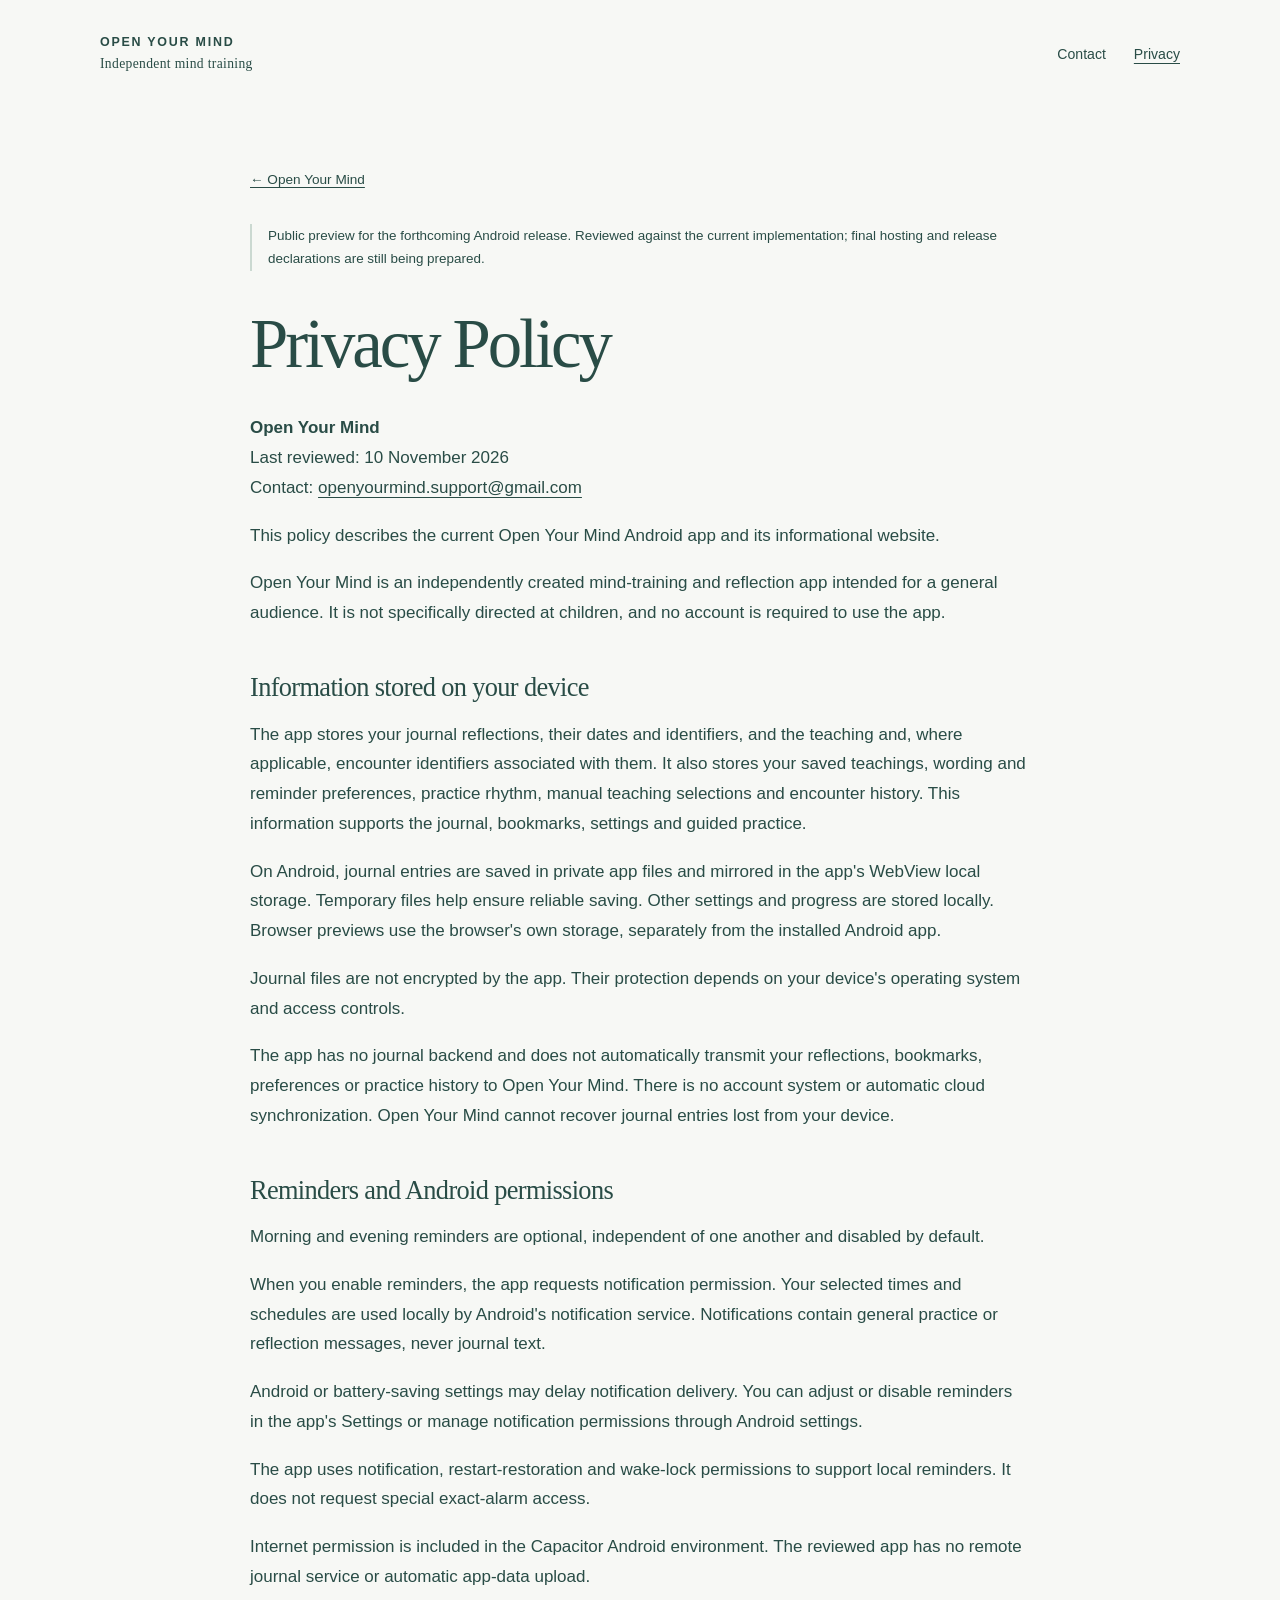
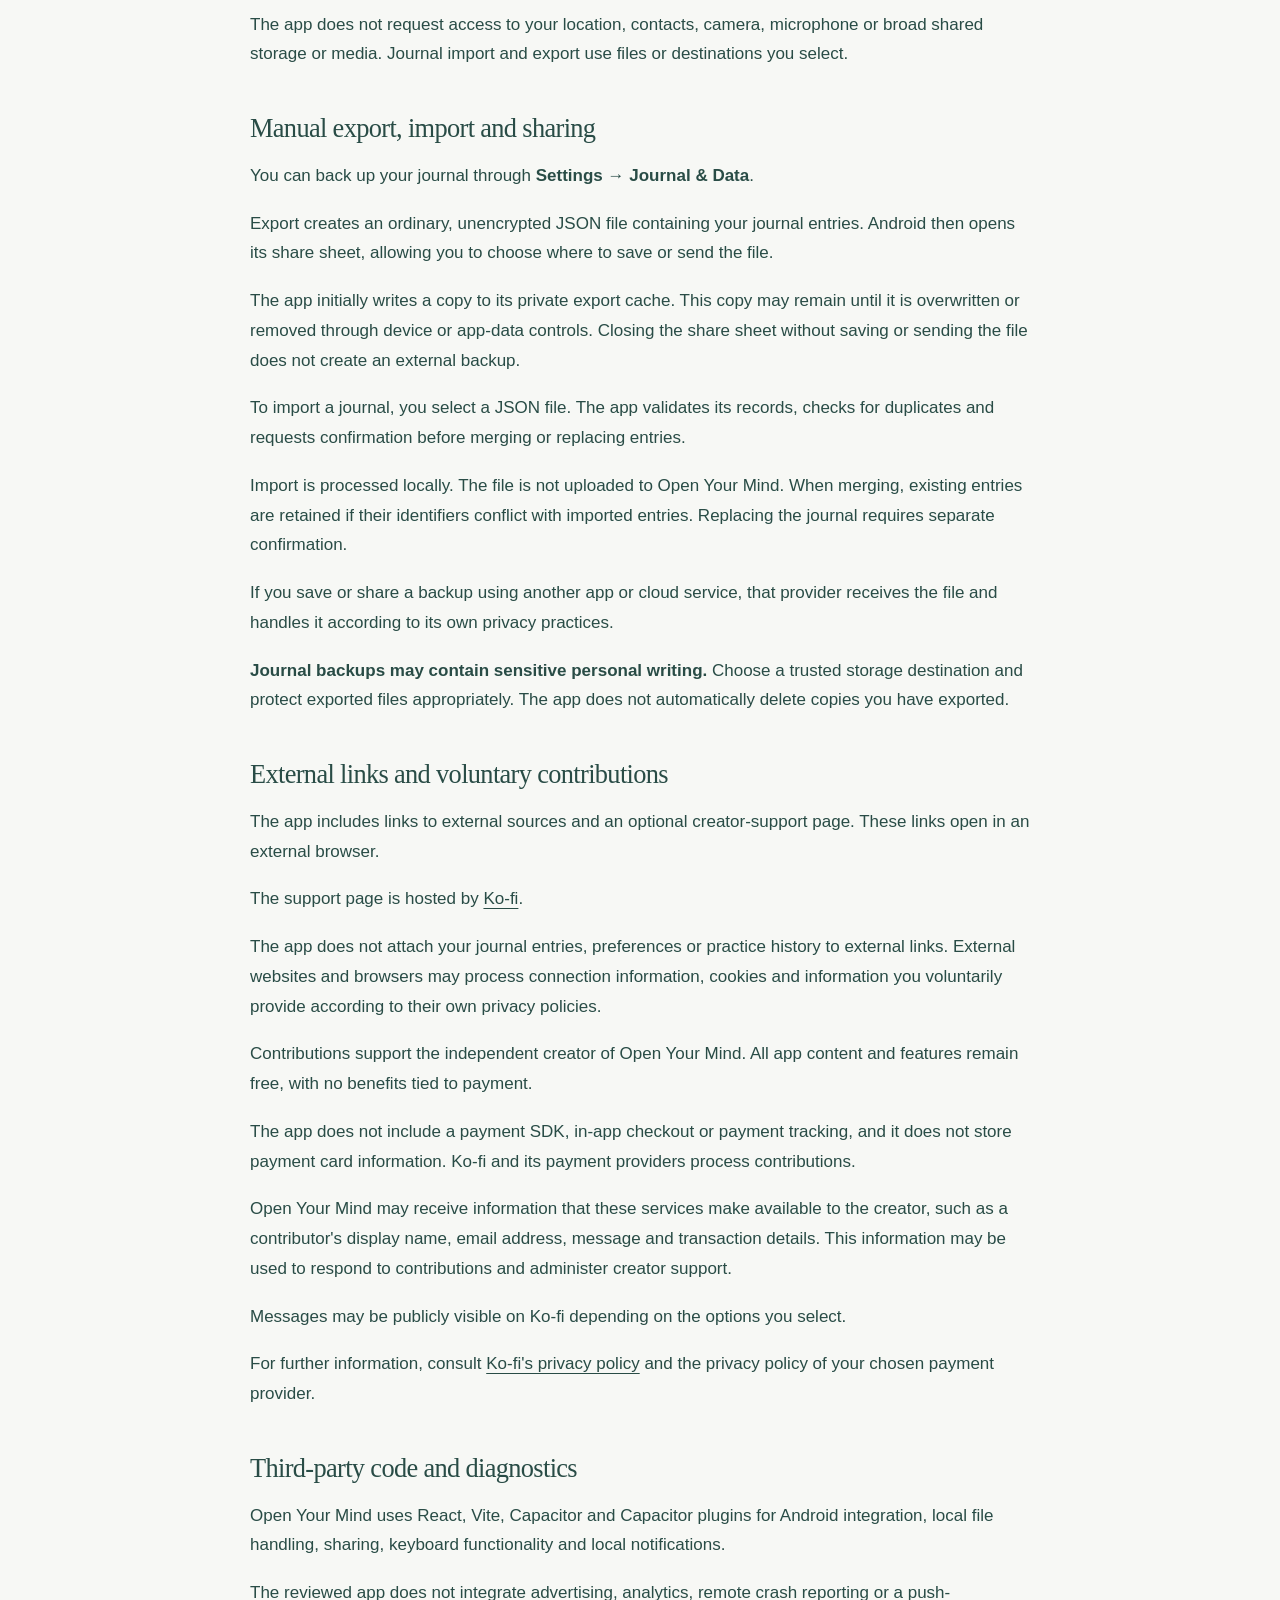
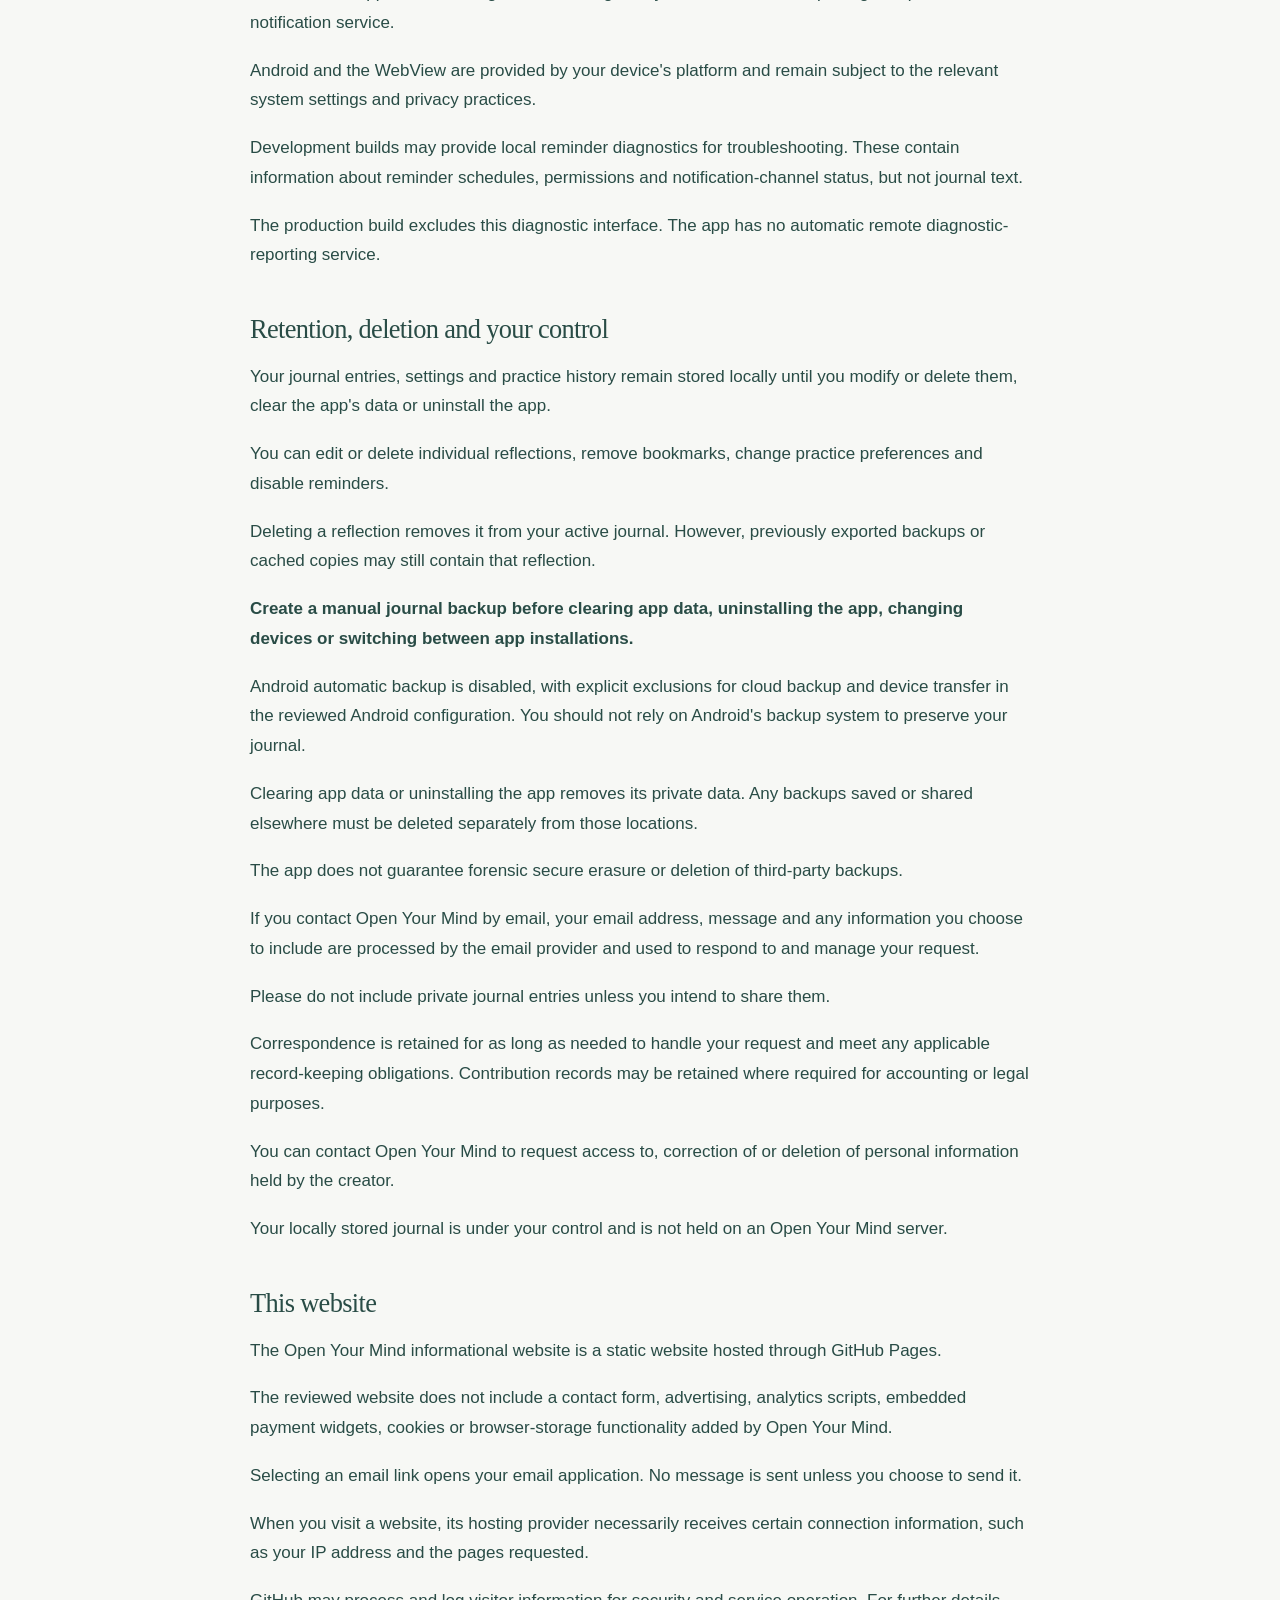
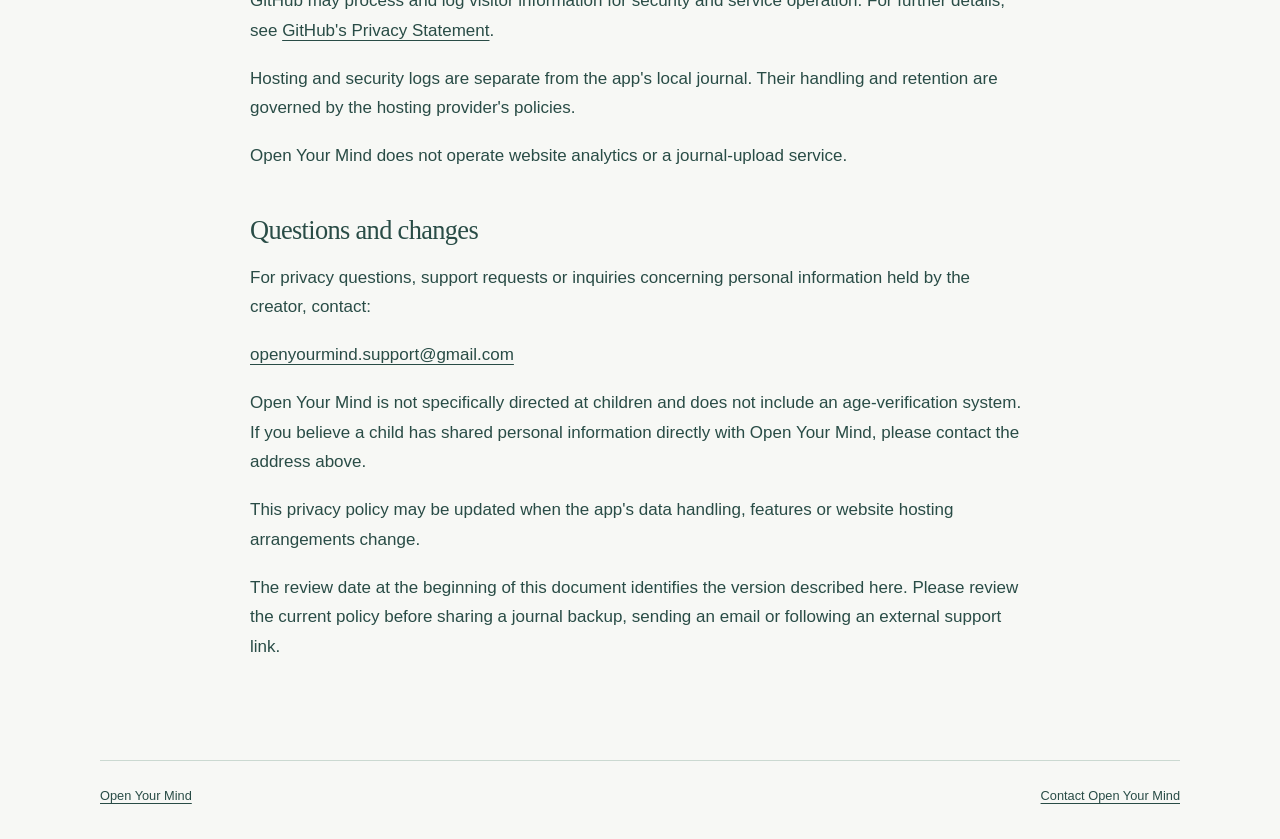
<file: privacy.html>
<!doctype html>
<html lang="en"><head><meta charset="utf-8"/><meta content="width=device-width, initial-scale=1" name="viewport"/><meta content="How Open Your Mind handles locally stored reflections, journal backups, optional reminders and privacy. Contact Open Your Mind with questions." name="description"/><title>Privacy Policy · Open Your Mind</title><link href="assets/sun.png" rel="icon" type="image/png"/><link href="styles.css" rel="stylesheet"/></head>
<body><a class="skip" href="#main">Skip to content</a><header class="site-header wrap"><a class="wordmark" href="index.html">OPEN YOUR MIND<span>Independent mind training</span></a><nav aria-label="Main navigation"><a href="index.html#contact">Contact</a><a aria-current="page" href="privacy.html">Privacy</a></nav></header>
<main class="policy wrap" id="main"><a class="back" href="index.html">← Open Your Mind</a><aside aria-label="Preview status" class="preview-note">Public preview for the forthcoming Android release. Reviewed against the current implementation; final hosting and release declarations are still being prepared.</aside><h1>Privacy Policy</h1>
<p><strong>Open Your Mind</strong><br/>Last reviewed: 10 November 2026<br/>Contact: <a href="mailto:openyourmind.support@gmail.com">openyourmind.support@gmail.com</a></p>
<p>This policy describes the current Open Your Mind Android app and its informational website.</p>
<p>Open Your Mind is an independently created mind-training and reflection app intended for a general audience. It is not specifically directed at children, and no account is required to use the app.</p>
<h2>Information stored on your device</h2>
<p>The app stores your journal reflections, their dates and identifiers, and the teaching and, where applicable, encounter identifiers associated with them. It also stores your saved teachings, wording and reminder preferences, practice rhythm, manual teaching selections and encounter history. This information supports the journal, bookmarks, settings and guided practice.</p>
<p>On Android, journal entries are saved in private app files and mirrored in the app's WebView local storage. Temporary files help ensure reliable saving. Other settings and progress are stored locally. Browser previews use the browser's own storage, separately from the installed Android app.</p>
<p>Journal files are not encrypted by the app. Their protection depends on your device's operating system and access controls.</p>
<p>The app has no journal backend and does not automatically transmit your reflections, bookmarks, preferences or practice history to Open Your Mind. There is no account system or automatic cloud synchronization. Open Your Mind cannot recover journal entries lost from your device.</p>
<h2>Reminders and Android permissions</h2>
<p>Morning and evening reminders are optional, independent of one another and disabled by default.</p>
<p>When you enable reminders, the app requests notification permission. Your selected times and schedules are used locally by Android's notification service. Notifications contain general practice or reflection messages, never journal text.</p>
<p>Android or battery-saving settings may delay notification delivery. You can adjust or disable reminders in the app's Settings or manage notification permissions through Android settings.</p>
<p>The app uses notification, restart-restoration and wake-lock permissions to support local reminders. It does not request special exact-alarm access.</p>
<p>Internet permission is included in the Capacitor Android environment. The reviewed app has no remote journal service or automatic app-data upload.</p>
<p>The app does not request access to your location, contacts, camera, microphone or broad shared storage or media. Journal import and export use files or destinations you select.</p>
<h2>Manual export, import and sharing</h2>
<p>You can back up your journal through <strong>Settings → Journal &amp; Data</strong>.</p>
<p>Export creates an ordinary, unencrypted JSON file containing your journal entries. Android then opens its share sheet, allowing you to choose where to save or send the file.</p>
<p>The app initially writes a copy to its private export cache. This copy may remain until it is overwritten or removed through device or app-data controls. Closing the share sheet without saving or sending the file does not create an external backup.</p>
<p>To import a journal, you select a JSON file. The app validates its records, checks for duplicates and requests confirmation before merging or replacing entries.</p>
<p>Import is processed locally. The file is not uploaded to Open Your Mind. When merging, existing entries are retained if their identifiers conflict with imported entries. Replacing the journal requires separate confirmation.</p>
<p>If you save or share a backup using another app or cloud service, that provider receives the file and handles it according to its own privacy practices.</p>
<p><strong>Journal backups may contain sensitive personal writing.</strong> Choose a trusted storage destination and protect exported files appropriately. The app does not automatically delete copies you have exported.</p>
<h2>External links and voluntary contributions</h2>
<p>The app includes links to external sources and an optional creator-support page. These links open in an external browser.</p>
<p>The support page is hosted by <a href="https://ko-fi.com/openyourminds">Ko-fi</a>.</p>
<p>The app does not attach your journal entries, preferences or practice history to external links. External websites and browsers may process connection information, cookies and information you voluntarily provide according to their own privacy policies.</p>
<p>Contributions support the independent creator of Open Your Mind. All app content and features remain free, with no benefits tied to payment.</p>
<p>The app does not include a payment SDK, in-app checkout or payment tracking, and it does not store payment card information. Ko-fi and its payment providers process contributions.</p>
<p>Open Your Mind may receive information that these services make available to the creator, such as a contributor's display name, email address, message and transaction details. This information may be used to respond to contributions and administer creator support.</p>
<p>Messages may be publicly visible on Ko-fi depending on the options you select.</p>
<p>For further information, consult <a href="https://more.ko-fi.com/privacy">Ko-fi's privacy policy</a> and the privacy policy of your chosen payment provider.</p>
<h2>Third-party code and diagnostics</h2>
<p>Open Your Mind uses React, Vite, Capacitor and Capacitor plugins for Android integration, local file handling, sharing, keyboard functionality and local notifications.</p>
<p>The reviewed app does not integrate advertising, analytics, remote crash reporting or a push-notification service.</p>
<p>Android and the WebView are provided by your device's platform and remain subject to the relevant system settings and privacy practices.</p>
<p>Development builds may provide local reminder diagnostics for troubleshooting. These contain information about reminder schedules, permissions and notification-channel status, but not journal text.</p>
<p>The production build excludes this diagnostic interface. The app has no automatic remote diagnostic-reporting service.</p>
<h2>Retention, deletion and your control</h2>
<p>Your journal entries, settings and practice history remain stored locally until you modify or delete them, clear the app's data or uninstall the app.</p>
<p>You can edit or delete individual reflections, remove bookmarks, change practice preferences and disable reminders.</p>
<p>Deleting a reflection removes it from your active journal. However, previously exported backups or cached copies may still contain that reflection.</p>
<p><strong>Create a manual journal backup before clearing app data, uninstalling the app, changing devices or switching between app installations.</strong></p>
<p>Android automatic backup is disabled, with explicit exclusions for cloud backup and device transfer in the reviewed Android configuration. You should not rely on Android's backup system to preserve your journal.</p>
<p>Clearing app data or uninstalling the app removes its private data. Any backups saved or shared elsewhere must be deleted separately from those locations.</p>
<p>The app does not guarantee forensic secure erasure or deletion of third-party backups.</p>
<p>If you contact Open Your Mind by email, your email address, message and any information you choose to include are processed by the email provider and used to respond to and manage your request.</p>
<p>Please do not include private journal entries unless you intend to share them.</p>
<p>Correspondence is retained for as long as needed to handle your request and meet any applicable record-keeping obligations. Contribution records may be retained where required for accounting or legal purposes.</p>
<p>You can contact Open Your Mind to request access to, correction of or deletion of personal information held by the creator.</p>
<p>Your locally stored journal is under your control and is not held on an Open Your Mind server.</p>
<h2>This website</h2>
<p>The Open Your Mind informational website is a static website hosted through GitHub Pages.</p>
<p>The reviewed website does not include a contact form, advertising, analytics scripts, embedded payment widgets, cookies or browser-storage functionality added by Open Your Mind.</p>
<p>Selecting an email link opens your email application. No message is sent unless you choose to send it.</p>
<p>When you visit a website, its hosting provider necessarily receives certain connection information, such as your IP address and the pages requested.</p>
<p>GitHub may process and log visitor information for security and service operation. For further details, see <a href="https://docs.github.com/en/site-policy/privacy-policies/github-general-privacy-statement">GitHub's Privacy Statement</a>.</p>
<p>Hosting and security logs are separate from the app's local journal. Their handling and retention are governed by the hosting provider's policies.</p>
<p>Open Your Mind does not operate website analytics or a journal-upload service.</p>
<h2>Questions and changes</h2>
<p>For privacy questions, support requests or inquiries concerning personal information held by the creator, contact:</p>
<p><a href="mailto:openyourmind.support@gmail.com">openyourmind.support@gmail.com</a></p>
<p>Open Your Mind is not specifically directed at children and does not include an age-verification system. If you believe a child has shared personal information directly with Open Your Mind, please contact the address above.</p>
<p>This privacy policy may be updated when the app's data handling, features or website hosting arrangements change.</p>
<p>The review date at the beginning of this document identifies the version described here. Please review the current policy before sharing a journal backup, sending an email or following an external support link.</p>
</main>
<footer class="site-footer wrap"><a href="index.html">Open Your Mind</a><a href="mailto:openyourmind.support@gmail.com">Contact Open Your Mind</a></footer></body></html>
</file>
<file: styles.css>
:root{color-scheme:light;--porcelain:#F7F8F5;--forest:#294C46;--eucalyptus:#73958A;--mist:#CBD9D1;--teal:#527E79;--gold:#E7C98C;--sage-surface:#EAF0EB;--line:#CBD9D1}
*{box-sizing:border-box}html{scroll-behavior:smooth;scroll-padding-top:2rem}body{margin:0;background:var(--porcelain);color:var(--forest);font-family:Arial,Helvetica,sans-serif;font-size:17px;line-height:1.75;-webkit-text-size-adjust:100%}a{color:inherit;text-underline-offset:.25em;text-decoration-thickness:1px}a:hover{text-decoration-thickness:2px}a:focus-visible{outline:2px solid var(--forest);outline-offset:5px;border-radius:2px}h1,h2,h3,p{margin:0}h1,h2,h3{font-family:Georgia,'Times New Roman',serif;font-weight:400;line-height:1.2;text-wrap:balance}h1{font-size:clamp(3.2rem,8vw,6.5rem);letter-spacing:-.045em}h2{font-size:clamp(2rem,4vw,3.2rem);letter-spacing:-.025em}h3{font-size:1.45rem}p+p{margin-top:1em}.wrap{width:min(1080px,calc(100% - 64px));margin-inline:auto}.site-header{display:flex;justify-content:space-between;align-items:center;gap:24px;padding-block:32px}.wordmark{font-size:.78rem;letter-spacing:.14em;text-decoration:none;font-weight:600;line-height:1.5}.wordmark span{display:block;font-family:Georgia,serif;font-size:.85rem;font-weight:400;letter-spacing:.025em;margin-top:2px}nav{display:flex;gap:28px;font-size:.88rem}nav a{display:inline-flex;align-items:center;min-height:44px;text-decoration:none}nav a[aria-current]{text-decoration:underline}.eyebrow{font-size:.72rem;letter-spacing:.14em;text-transform:uppercase;margin-bottom:24px}.hero{padding-top:80px;text-align:center;position:relative;z-index:1}.hero .eyebrow{margin-bottom:28px}.intro{font-family:Georgia,serif;font-size:clamp(1.5rem,3vw,2rem);line-height:1.45;margin-top:28px}.hero-copy{max-width:550px;margin:24px auto 0;font-size:1rem}.text-link{display:inline-flex;align-items:center;gap:14px;min-height:44px;margin-top:24px;font-size:.85rem;text-decoration:none}.landscape{max-width:1600px;margin:10px auto 0;overflow:hidden;line-height:0}.landscape img{display:block;width:100%;height:auto;transform:none}.about{display:grid;grid-template-columns:.9fr 1.3fr;gap:clamp(40px,8vw,120px);padding-block:100px 72px}.details section+section{margin-top:36px}.details h3{margin-bottom:12px}.details p{font-size:1rem}.availability{display:flex;align-items:flex-start;gap:32px;border-block:1px solid var(--line);padding-block:44px}.availability img{flex:none;object-fit:contain}.availability h2{font-size:1.85rem;margin-bottom:16px}.availability p{max-width:720px;font-size:1rem}.small{font-size:.85rem!important;line-height:1.7}.contact{padding-block:80px 96px}.contact h2{margin-bottom:18px}.contact p{max-width:620px}.email{display:inline-block;padding-block:12px;font-size:clamp(.96rem,3.5vw,1.25rem);overflow-wrap:anywhere}.contact .small{margin-top:12px;max-width:500px}.site-footer{border-top:1px solid var(--line);padding-block:24px 32px;display:flex;justify-content:space-between;gap:20px;flex-wrap:wrap;font-size:.8rem}.skip{position:absolute;top:8px;left:12px;z-index:20;padding:8px 12px;background:var(--forest);color:var(--porcelain);transform:translateY(-200%)}.skip:focus{transform:none}.policy{max-width:780px;padding-block:56px 80px}.policy h1{font-size:clamp(2.6rem,7vw,4.3rem);margin-bottom:28px}.policy h2{font-size:1.65rem;margin-top:44px;margin-bottom:16px}.policy p{margin-block:0 18px;overflow-wrap:anywhere}.preview-note{font-size:.84rem;max-width:780px;border-left:2px solid var(--mist);padding-left:16px;margin-bottom:32px}.policy .back{display:inline-block;margin-bottom:32px;font-size:.85rem}.policy strong{font-weight:600}
@media(max-width:600px){.wrap{width:calc(100% - 40px)}.site-header{padding-block:22px;align-items:flex-start;gap:12px}.wordmark{font-size:.65rem;letter-spacing:.1em}nav{gap:16px;font-size:.8rem;flex-wrap:wrap}.hero{padding-top:48px}.hero h1{font-size:3.35rem}.hero .eyebrow{font-size:.65rem}.hero-copy{font-size:.95rem}.wide-only{display:none}.landscape{margin-top:32px}.landscape img{width:118%;max-width:none;margin-left:-9%}.about{display:block;padding-block:56px}.section-intro{margin-bottom:32px}.section-intro h2 br{display:none}.details section+section{margin-top:28px}.availability{gap:18px;padding-block:32px}.availability img{width:44px;height:44px}.availability h2{font-size:1.65rem}.contact{padding-block:56px}.policy{padding-top:32px}.policy h2{font-size:1.5rem}.site-footer{font-size:.75rem}.policy p{font-size:1rem}}
@media(prefers-reduced-motion:reduce){html{scroll-behavior:auto}}
@media(max-width:600px){.site-header{flex-wrap:wrap}nav{margin-left:auto;max-width:100%}.availability>div{min-width:0}}

/* Keep the landscape atmospheric without turning it into a full extra screen. */
.hero{padding-top:40px}.intro{margin-top:20px}.hero-copy{margin-top:18px}.text-link{margin-top:14px}
.landscape{height:clamp(150px,23vw,300px);margin-top:12px}.landscape img{height:100%;object-fit:cover;object-position:center 30%}
.about{padding-block:48px;gap:clamp(32px,6vw,80px)}.details section+section{margin-top:26px}
.availability{padding-block:32px}.contact{padding-block:48px 56px}
@media(max-width:600px){.hero{padding-top:28px}.landscape{height:160px;margin-top:16px}.landscape img{width:100%;margin-left:0}.about{padding-block:36px}.section-intro{margin-bottom:24px}.contact{padding-block:36px 40px}.availability{padding-block:28px}}
</file>
